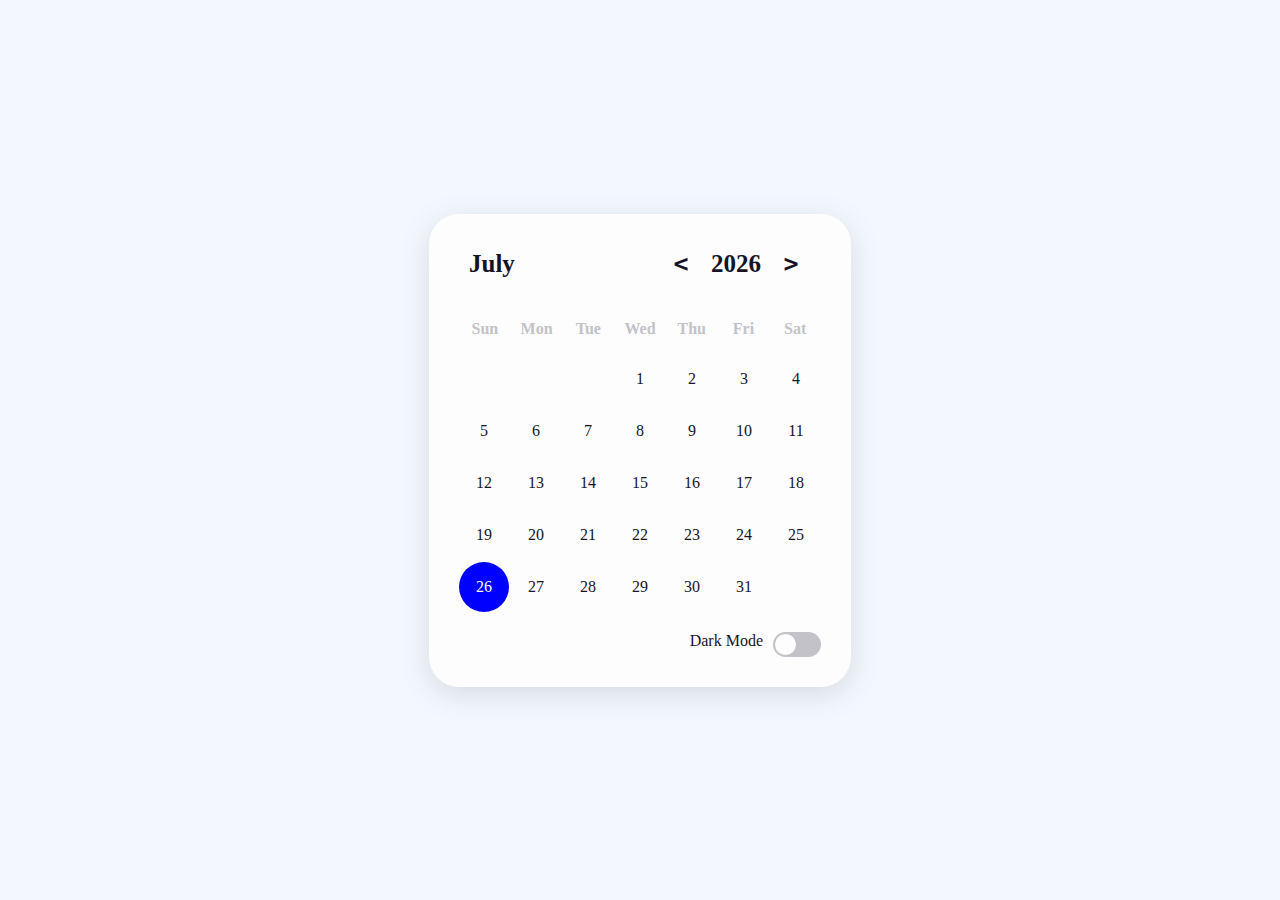
<file: DYBS/js-calendar-main/calender.html>
<!DOCTYPE html>
<html lang="en">

<head>
    <meta charset="UTF-8">
    <meta name="viewport" content="width=device-width, initial-scale=1.0">
    <title>
        Calendar
    </title>
    <link rel="stylesheet" href="app.css">
</head>

<body class="light">

    <div class="calendar">
        <div class="calendar-header">
            <span class="month-picker" id="month-picker">February</span>
            <div class="year-picker">
                <span class="year-change" id="prev-year">
                    <pre><</pre>
                </span>
                <span id="year">2021</span>
                <span class="year-change" id="next-year">
                    <pre>></pre>
                </span>
            </div>
        </div>
        <div class="calendar-body">
            <div class="calendar-week-day">
                <div>Sun</div>
                <div>Mon</div>
                <div>Tue</div>
                <div>Wed</div>
                <div>Thu</div>
                <div>Fri</div>
                <div>Sat</div>
            </div>
            <div class="calendar-days"></div>
        </div>
        <div class="calendar-footer">
            <div class="toggle">
                <span>Dark Mode</span>
                <div class="dark-mode-switch">
                    <div class="dark-mode-switch-ident"></div>
                </div>
            </div>
        </div>
        <div class="month-list"></div>
    </div>

    <script src="app.js"></script>
</body>

</html>
</file>
<file: DYBS/js-calendar-main/app.css>
:root {
    --dark-body: #4d4c5a;
    --dark-main: #141529;
    --dark-second: #79788c;
    --dark-hover: #323048;
    --dark-text: #f8fbff;

    --light-body: #f3f8fe;
    --light-main: #fdfdfd;
    --light-second: #c3c2c8;
    --light-hover: #edf0f5;
    --light-text: #151426;

    --blue: #0000ff;
    --white: #fff;

    --shadow: rgba(100, 100, 111, 0.2) 0px 7px 29px 0px;

    --font-family: cursive;
}

.dark {
    --bg-body: var(--dark-body);
    --bg-main: var(--dark-main);
    --bg-second: var(--dark-second);
    --color-hover: var(--dark-hover);
    --color-txt: var(--dark-text);
}

.light {
    --bg-body: var(--light-body);
    --bg-main: var(--light-main);
    --bg-second: var(--light-second);
    --color-hover: var(--light-hover);
    --color-txt: var(--light-text);
}

* {
    padding: 0;
    margin: 0;
    box-sizing: border-box;
}

html,
body {
    height: 100vh;
    display: grid;
    place-items: center;
    font-family: var(--font-family);
    background-color: var(--bg-body);
}

.calendar {
    height: max-content;
    width: max-content;
    background-color: var(--bg-main);
    border-radius: 30px;
    padding: 20px;
    position: relative;
    overflow: hidden;
    /* transform: scale(1.25); */
}

.light .calendar {
    box-shadow: var(--shadow);
}

.calendar-header {
    display: flex;
    justify-content: space-between;
    align-items: center;
    font-size: 25px;
    font-weight: 600;
    color: var(--color-txt);
    padding: 10px;
}

.calendar-body {
    padding: 10px;
}

.calendar-week-day {
    height: 50px;
    display: grid;
    grid-template-columns: repeat(7, 1fr);
    font-weight: 600;
}

.calendar-week-day div {
    display: grid;
    place-items: center;
    color: var(--bg-second);
}

.calendar-days {
    display: grid;
    grid-template-columns: repeat(7, 1fr);
    gap: 2px;
    color: var(--color-txt);
}

.calendar-days div {
    width: 50px;
    height: 50px;
    display: flex;
    align-items: center;
    justify-content: center;
    padding: 5px;
    position: relative;
    cursor: pointer;
    animation: to-top 1s forwards;
    /* border-radius: 50%; */
}

.calendar-days div span {
    position: absolute;
}

.calendar-days div:hover span {
    transition: width 0.2s ease-in-out, height 0.2s ease-in-out;
}

.calendar-days div span:nth-child(1),
.calendar-days div span:nth-child(3) {
    width: 2px;
    height: 0;
    background-color: var(--color-txt);
}

.calendar-days div:hover span:nth-child(1),
.calendar-days div:hover span:nth-child(3) {
    height: 100%;
}

.calendar-days div span:nth-child(1) {
    bottom: 0;
    left: 0;
}

.calendar-days div span:nth-child(3) {
    top: 0;
    right: 0;
}

.calendar-days div span:nth-child(2),
.calendar-days div span:nth-child(4) {
    width: 0;
    height: 2px;
    background-color: var(--color-txt);
}

.calendar-days div:hover span:nth-child(2),
.calendar-days div:hover span:nth-child(4) {
    width: 100%;
}

.calendar-days div span:nth-child(2) {
    top: 0;
    left: 0;
}

.calendar-days div span:nth-child(4) {
    bottom: 0;
    right: 0;
}

.calendar-days div:hover span:nth-child(2) {
    transition-delay: 0.2s;
}

.calendar-days div:hover span:nth-child(3) {
    transition-delay: 0.4s;
}

.calendar-days div:hover span:nth-child(4) {
    transition-delay: 0.6s;
}

.calendar-days div.curr-date,
.calendar-days div.curr-date:hover {
    background-color: var(--blue);
    color: var(--white);
    border-radius: 50%;
}

.calendar-days div.curr-date span {
    display: none;
}

.month-picker {
    padding: 5px 10px;
    border-radius: 10px;
    cursor: pointer;
}

.month-picker:hover {
    background-color: var(--color-hover);
}

.year-picker {
    display: flex;
    align-items: center;
}

.year-change {
    height: 40px;
    width: 40px;
    border-radius: 50%;
    display: grid;
    place-items: center;
    margin: 0 10px;
    cursor: pointer;
}

.year-change:hover {
    background-color: var(--color-hover);
}

.calendar-footer {
    padding: 10px;
    display: flex;
    justify-content: flex-end;
    align-items: center;
}

.toggle {
    display: flex;
}

.toggle span {
    margin-right: 10px;
    color: var(--color-txt);
}

.dark-mode-switch {
    position: relative;
    width: 48px;
    height: 25px;
    border-radius: 14px;
    background-color: var(--bg-second);
    cursor: pointer;
}

.dark-mode-switch-ident {
    width: 21px;
    height: 21px;
    border-radius: 50%;
    background-color: var(--bg-main);
    position: absolute;
    top: 2px;
    left: 2px;
    transition: left 0.2s ease-in-out;
}

.dark .dark-mode-switch .dark-mode-switch-ident {
    top: 2px;
    left: calc(2px + 50%);
}

.month-list {
    position: absolute;
    width: 100%;
    height: 100%;
    top: 0;
    left: 0;
    background-color: var(--bg-main);
    padding: 20px;
    grid-template-columns: repeat(3, auto);
    gap: 5px;
    display: grid;
    transform: scale(1.5);
    visibility: hidden;
    pointer-events: none;
}

.month-list.show {
    transform: scale(1);
    visibility: visible;
    pointer-events: visible;
    transition: all 0.2s ease-in-out;
}

.month-list > div {
    display: grid;
    place-items: center;
}

.month-list > div > div {
    width: 100%;
    padding: 5px 20px;
    border-radius: 10px;
    text-align: center;
    cursor: pointer;
    color: var(--color-txt);
}

.month-list > div > div:hover {
    background-color: var(--color-hover);
}

@keyframes to-top {
    0% {
        transform: translateY(100%);
        opacity: 0;
    }
    100% {
        transform: translateY(0);
        opacity: 1;
    }
}
</file>
